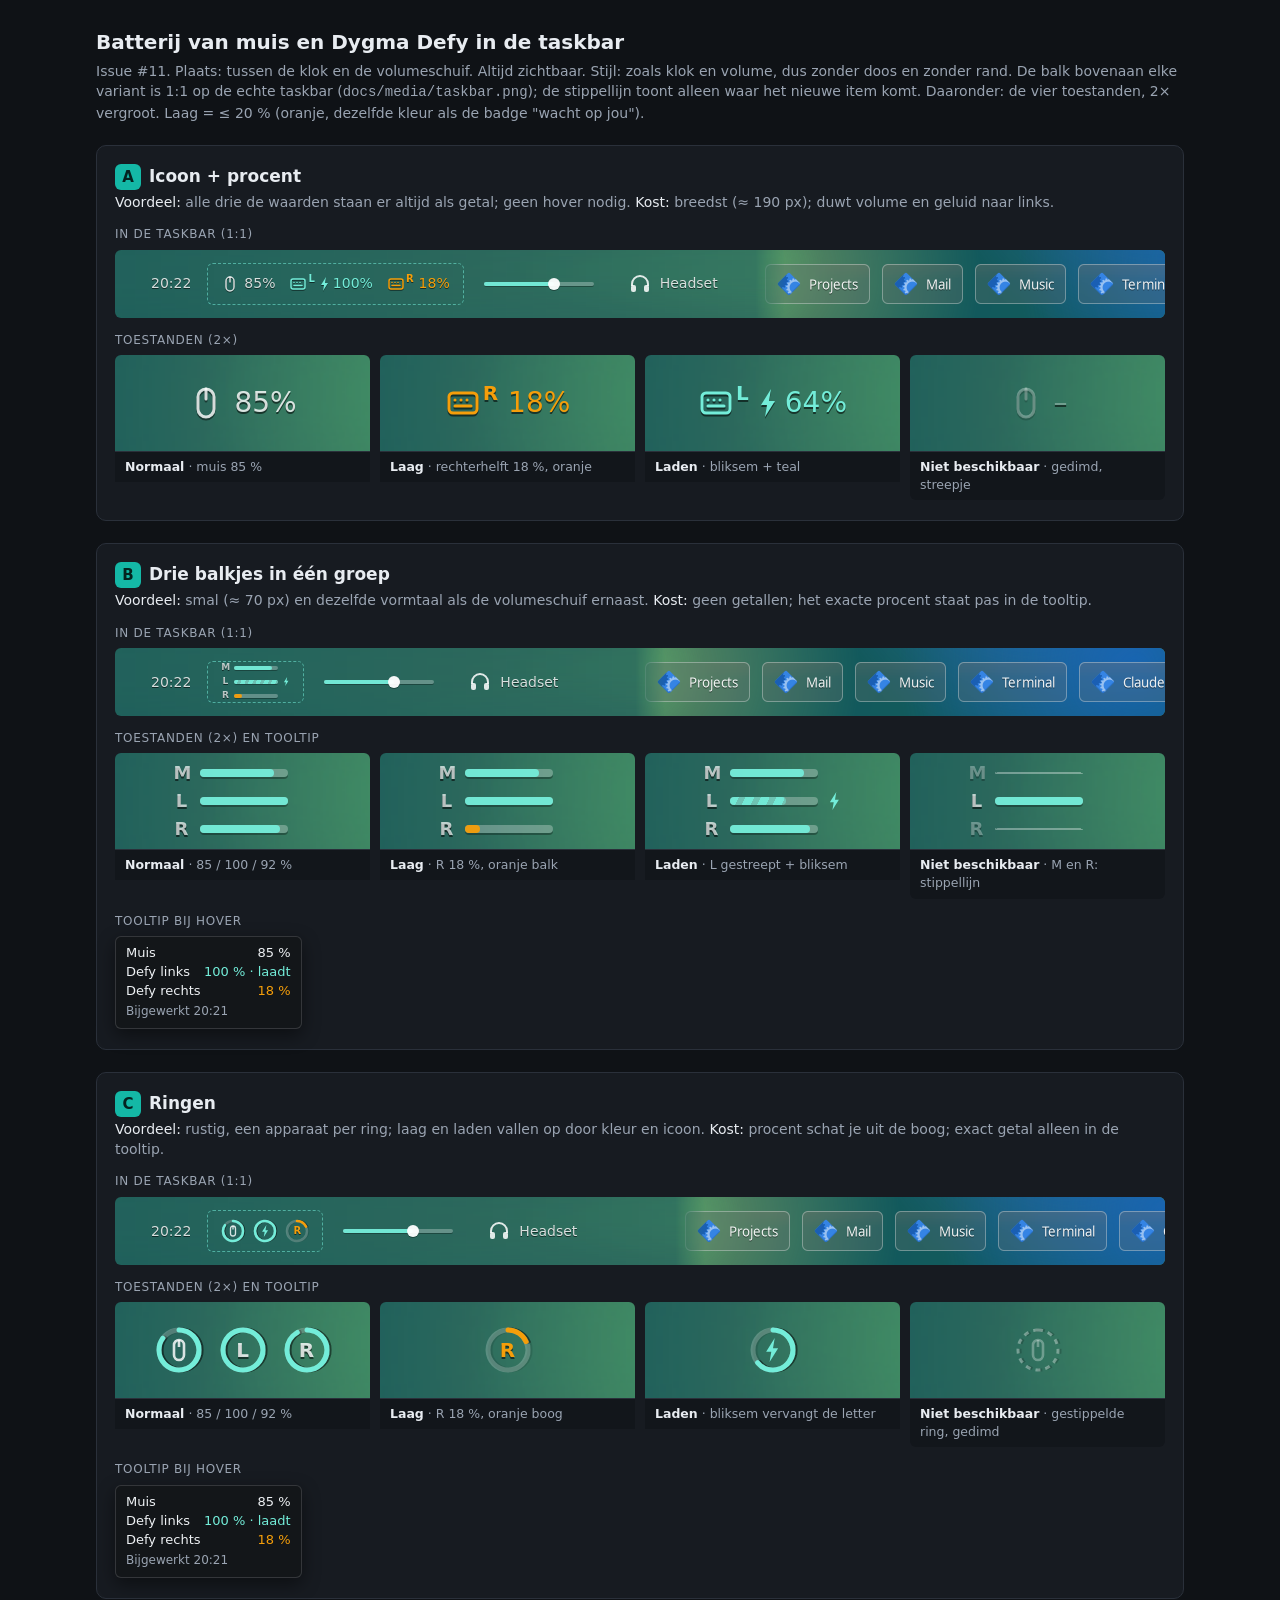
<file: docs/mockups/battery/index.html>
<!doctype html>
<html lang="nl">
<head>
<meta charset="utf-8">
<meta name="viewport" content="width=device-width, initial-scale=1">
<title>Batterij in taskbar</title>
<!-- Mockups for issue #11: battery of the mouse and the Dygma Defy halves in the sdesk taskbar.
     Base: docs/media/taskbar.png (the real bar). The head items (clock, battery, volume, sound) are "plain":
     no box, no border, white text at 0.82 with a 1px dark shadow, like _paint_plain in sdesk/taskbar.py. -->
<style>
  :root {
    --page: #0f1216;
    --card: #171b21;
    --line: #2a303a;
    --ink: #e8ecf1;
    --muted: #9aa4b2;
    --text: rgba(255,255,255,0.82);          /* plain head item text: 0.82 */
    --shadow: 0 1px 0 rgba(0,0,0,0.55);      /* the 1 px soft shadow */
    --accent: rgb(20,184,166);               /* ACCENT (0.08, 0.72, 0.65) */
    --edge: rgb(115,237,217);                /* ACCENT_EDGE (0.45, 0.93, 0.85) */
    --low: rgb(245,158,10);                  /* DOT_COLORS waiting (0.96, 0.62, 0.04) */
    --track: rgba(255,255,255,0.28);         /* slider track */
    --off: rgba(255,255,255,0.30);
  }
  * { box-sizing: border-box; }
  body { margin: 0; background: var(--page); color: var(--ink); font: 14px/1.45 "Noto Sans", "DejaVu Sans", sans-serif; }
  main { max-width: 1120px; margin: 0 auto; padding: 28px 16px 40px; }
  h1 { font-size: 20px; margin: 0 0 4px; }
  .lead { color: var(--muted); margin: 0 0 22px; }
  .variant { background: var(--card); border: 1px solid var(--line); border-radius: 10px; padding: 18px 18px 20px; margin-bottom: 22px; }
  .variant h2 { font-size: 17px; margin: 0 0 2px; }
  .variant h2 b { display: inline-block; width: 26px; height: 26px; line-height: 26px; text-align: center; border-radius: 6px; background: var(--accent); color: #04231f; margin-right: 8px; font-size: 15px; }
  .pc { color: var(--muted); margin: 0 0 14px; }
  .pc span { color: var(--ink); }
  .label { font-size: 12px; text-transform: uppercase; letter-spacing: .06em; color: var(--muted); margin: 14px 0 6px; }

  /* ---------- the bar, 1:1 --------------------------------------------------------- */
  .bar { position: relative; height: 68px; border-radius: 6px; overflow: hidden; width: 100%; }
  .bar .wall { position: absolute; inset: 0 auto 0 0; width: 100%;
               background: url(../../media/taskbar.png) 0 -20px / 2400% 88px no-repeat; }      /* x 0..79 of the shot, stretched */
  .bar .shot { position: absolute; top: 0; bottom: 0; right: 0; background: url(../../media/taskbar.png) -168px -20px no-repeat;
               -webkit-mask-image: linear-gradient(90deg, transparent 0, #000 30px); mask-image: linear-gradient(90deg, transparent 0, #000 30px); }
  .heads { position: absolute; top: 15px; height: 38px; left: 24px; display: flex; align-items: center; }
  .slot { height: 38px; display: flex; align-items: center; padding: 0 18px; color: var(--text); text-shadow: var(--shadow); white-space: nowrap; }
  .slot.clock { padding: 0 12px; }

  /* volume slider: 130 px, track 4 px, knob r 6 */
  .vol { width: 142px; padding: 0 16px; position: relative; height: 38px; }
  .vol .t { position: absolute; left: 16px; right: 16px; top: 17px; height: 4px; border-radius: 2px; background: var(--track); box-shadow: 0 1px 0 rgba(0,0,0,.3); }
  .vol .f { position: absolute; left: 16px; width: 70px; top: 17px; height: 4px; border-radius: 2px; background: var(--edge); opacity: .95; }
  .vol .k { position: absolute; left: 80px; top: 13px; width: 12px; height: 12px; border-radius: 50%; background: rgba(255,255,255,.95); box-shadow: 0 1px 0 rgba(0,0,0,.35); }
  .sound svg { width: 24px; height: 24px; margin-right: 8px; }

  /* the new item gets a faint marker in the context bar so Arne sees where it goes */
  .new { position: relative; }
  .new::after { content: ""; position: absolute; inset: -2px 4px; border: 1px dashed rgba(115,237,217,.55); border-radius: 6px; pointer-events: none; }

  /* ---------- zoomed state grid -------------------------------------------------------- */
  .states { display: grid; grid-template-columns: repeat(4, minmax(0, 1fr)); gap: 10px; }
  .state { border-radius: 6px; overflow: hidden; position: relative; }
  .state .wall { height: 96px; background: url(../../media/taskbar.png) 0 -44px / 2400% 200% no-repeat; display: flex; align-items: center; justify-content: center; }
  .state .z { zoom: 2; }
  .state .cap { font-size: 12.5px; padding: 6px 10px; background: #12161b; color: var(--muted); border-top: 1px solid var(--line); }
  .state .cap b { color: var(--ink); font-weight: 600; }
  @media (max-width: 760px) { .states { grid-template-columns: repeat(2, minmax(0, 1fr)); } }

  /* tooltip, like a GTK tooltip on the dark theme */
  .tipwrap { display: flex; gap: 16px; align-items: flex-start; flex-wrap: wrap; }
  .tip { background: rgba(20,22,26,.96); border: 1px solid rgba(255,255,255,.14); border-radius: 6px; padding: 7px 10px; font-size: 13px; color: #eef1f4; box-shadow: 0 6px 18px rgba(0,0,0,.45); }
  .tip div { display: flex; gap: 14px; justify-content: space-between; }
  .tip .muted { color: #9aa4b2; }
  .tip .lo { color: var(--low); }
  .tip .ch { color: var(--edge); }

  /* ---------- device glyphs ------------------------------------------------------------ */
  svg.ic { width: 18px; height: 18px; flex: none; }
  svg.ic * { vector-effect: non-scaling-stroke; }
  .ic-st { fill: none; stroke: currentColor; stroke-width: 1.5; stroke-linecap: round; stroke-linejoin: round; }

  /* ---------- A: icon + percentage ---------------------------------------------------- */
  .a { display: flex; align-items: center; gap: 14px; }
  .a .dev { display: flex; align-items: center; gap: 5px; color: var(--text); text-shadow: var(--shadow); font-variant-numeric: tabular-nums; }
  .a .dev svg { filter: drop-shadow(0 1px 0 rgba(0,0,0,.55)); }
  .a .dev .lr { font-size: 10px; font-weight: 700; margin-left: -4px; align-self: flex-end; margin-bottom: 9px; }
  .a .dev.low { color: var(--low); }
  .a .dev.chg { color: var(--edge); }
  .a .dev.off { color: var(--off); }
  .a .bolt { width: 10px; height: 14px; margin-right: -2px; }

  /* ---------- B: three thin bars, stacked ----------------------------------------------- */
  .b { display: grid; grid-template-columns: auto 44px auto; column-gap: 5px; row-gap: 5px; align-items: center; }
  .b .k { font-size: 9px; font-weight: 700; line-height: 1; color: rgba(255,255,255,.7); text-shadow: var(--shadow); width: 8px; text-align: center; }
  .b .t { position: relative; height: 4px; border-radius: 2px; background: var(--track); box-shadow: 0 1px 0 rgba(0,0,0,.3); }
  .b .t i { position: absolute; left: 0; top: 0; bottom: 0; border-radius: 2px; background: var(--edge); opacity: .95; }
  .b .t.low i { background: var(--low); }
  .b .t.off { background: none; box-shadow: none; border-top: 1px dashed rgba(255,255,255,.35); height: 0; }
  .b .t.chg i { background: repeating-linear-gradient(115deg, var(--edge) 0 4px, rgba(115,237,217,.55) 4px 7px); }
  .b .e { width: 7px; height: 9px; display: flex; align-items: center; }
  .b .e svg { width: 7px; height: 9px; }

  /* ---------- C: rings ------------------------------------------------------------------ */
  .c { display: flex; align-items: center; gap: 8px; }
  .c .ring { position: relative; width: 24px; height: 24px; color: var(--text); }
  .c .ring svg.r { position: absolute; inset: 0; width: 24px; height: 24px; transform: rotate(-90deg); filter: drop-shadow(0 1px 0 rgba(0,0,0,.5)); }
  .c .ring .g { position: absolute; inset: 0; display: flex; align-items: center; justify-content: center; font-size: 10px; font-weight: 700; text-shadow: var(--shadow); }
  .c .ring .g svg { width: 12px; height: 12px; }
  .c .ring.low { color: var(--low); }
  .c .ring.chg { color: var(--edge); }
  .c .ring.off { color: var(--off); }
</style>
</head>
<body>
<main>
  <h1>Batterij van muis en Dygma Defy in de taskbar</h1>
  <p class="lead">Issue #11. Plaats: tussen de klok en de volumeschuif. Altijd zichtbaar. Stijl: zoals klok en volume, dus zonder doos en zonder rand.
  De balk bovenaan elke variant is 1:1 op de echte taskbar (<code>docs/media/taskbar.png</code>); de stippellijn toont alleen waar het nieuwe item komt.
  Daaronder: de vier toestanden, 2× vergroot. Laag = ≤ 20 % (oranje, dezelfde kleur als de badge "wacht op jou").</p>

  <!-- ============================== A ============================== -->
  <section class="variant" id="a">
    <h2><b>A</b>Icoon + procent</h2>
    <p class="pc"><span>Voordeel:</span> alle drie de waarden staan er altijd als getal; geen hover nodig. <span>Kost:</span> breedst (≈ 190 px); duwt volume en geluid naar links.</p>
    <div class="label">In de taskbar (1:1)</div>
    <div class="bar">
      <div class="wall"></div>
      <div class="shot" style="left:640px"></div>
      <div class="heads">
        <div class="slot clock">20:22</div>
        <div class="slot new">
          <div class="a">
            <span class="dev"><svg class="ic" viewBox="0 0 18 18"><rect class="ic-st" x="5" y="2" width="8" height="14" rx="4"/><path class="ic-st" d="M9 2v5"/></svg>85%</span>
            <span class="dev chg"><svg class="ic" viewBox="0 0 18 18"><rect class="ic-st" x="2" y="4" width="14" height="10" rx="2"/><path class="ic-st" d="M5 7.5h.01M8 7.5h.01M11 7.5h.01M5 10.5h8"/></svg><span class="lr">L</span><svg class="bolt" viewBox="0 0 10 14"><path d="M6 0 1 8h3l-1 6 5-8H5z" fill="currentColor"/></svg>100%</span>
            <span class="dev low"><svg class="ic" viewBox="0 0 18 18"><rect class="ic-st" x="2" y="4" width="14" height="10" rx="2"/><path class="ic-st" d="M5 7.5h.01M8 7.5h.01M11 7.5h.01M5 10.5h8"/></svg><span class="lr">R</span>18%</span>
          </div>
        </div>
        <div class="vol"><div class="t"></div><div class="f"></div><div class="k"></div></div>
        <div class="slot sound"><svg viewBox="0 0 24 24"><path d="M4 14v-2a8 8 0 0 1 16 0v2" fill="none" stroke="rgba(255,255,255,.85)" stroke-width="2"/><rect x="3" y="13" width="5" height="7" rx="2" fill="rgba(255,255,255,.85)"/><rect x="16" y="13" width="5" height="7" rx="2" fill="rgba(255,255,255,.85)"/></svg>Headset</div>
      </div>
    </div>
    <div class="label">Toestanden (2×)</div>
    <div class="states">
      <div class="state"><div class="wall"><div class="z a">
        <span class="dev"><svg class="ic" viewBox="0 0 18 18"><rect class="ic-st" x="5" y="2" width="8" height="14" rx="4"/><path class="ic-st" d="M9 2v5"/></svg>85%</span>
      </div></div><div class="cap"><b>Normaal</b> · muis 85 %</div></div>
      <div class="state"><div class="wall"><div class="z a">
        <span class="dev low"><svg class="ic" viewBox="0 0 18 18"><rect class="ic-st" x="2" y="4" width="14" height="10" rx="2"/><path class="ic-st" d="M5 7.5h.01M8 7.5h.01M11 7.5h.01M5 10.5h8"/></svg><span class="lr">R</span>18%</span>
      </div></div><div class="cap"><b>Laag</b> · rechterhelft 18 %, oranje</div></div>
      <div class="state"><div class="wall"><div class="z a">
        <span class="dev chg"><svg class="ic" viewBox="0 0 18 18"><rect class="ic-st" x="2" y="4" width="14" height="10" rx="2"/><path class="ic-st" d="M5 7.5h.01M8 7.5h.01M11 7.5h.01M5 10.5h8"/></svg><span class="lr">L</span><svg class="bolt" viewBox="0 0 10 14"><path d="M6 0 1 8h3l-1 6 5-8H5z" fill="currentColor"/></svg>64%</span>
      </div></div><div class="cap"><b>Laden</b> · bliksem + teal</div></div>
      <div class="state"><div class="wall"><div class="z a">
        <span class="dev off"><svg class="ic" viewBox="0 0 18 18"><rect class="ic-st" x="5" y="2" width="8" height="14" rx="4"/><path class="ic-st" d="M9 2v5"/></svg>–</span>
      </div></div><div class="cap"><b>Niet beschikbaar</b> · gedimd, streepje</div></div>
    </div>
  </section>

  <!-- ============================== B ============================== -->
  <section class="variant" id="b">
    <h2><b>B</b>Drie balkjes in één groep</h2>
    <p class="pc"><span>Voordeel:</span> smal (≈ 70 px) en dezelfde vormtaal als de volumeschuif ernaast. <span>Kost:</span> geen getallen; het exacte procent staat pas in de tooltip.</p>
    <div class="label">In de taskbar (1:1)</div>
    <div class="bar">
      <div class="wall"></div>
      <div class="shot" style="left:520px"></div>
      <div class="heads">
        <div class="slot clock">20:22</div>
        <div class="slot new">
          <div class="b">
            <span class="k">M</span><span class="t"><i style="width:85%"></i></span><span class="e"></span>
            <span class="k">L</span><span class="t chg"><i style="width:100%"></i></span><span class="e"><svg viewBox="0 0 10 14"><path d="M6 0 1 8h3l-1 6 5-8H5z" fill="rgb(115,237,217)"/></svg></span>
            <span class="k">R</span><span class="t low"><i style="width:18%"></i></span><span class="e"></span>
          </div>
        </div>
        <div class="vol"><div class="t"></div><div class="f"></div><div class="k"></div></div>
        <div class="slot sound"><svg viewBox="0 0 24 24"><path d="M4 14v-2a8 8 0 0 1 16 0v2" fill="none" stroke="rgba(255,255,255,.85)" stroke-width="2"/><rect x="3" y="13" width="5" height="7" rx="2" fill="rgba(255,255,255,.85)"/><rect x="16" y="13" width="5" height="7" rx="2" fill="rgba(255,255,255,.85)"/></svg>Headset</div>
      </div>
    </div>
    <div class="label">Toestanden (2×) en tooltip</div>
    <div class="states">
      <div class="state"><div class="wall"><div class="z b">
        <span class="k">M</span><span class="t"><i style="width:85%"></i></span><span class="e"></span>
        <span class="k">L</span><span class="t"><i style="width:100%"></i></span><span class="e"></span>
        <span class="k">R</span><span class="t"><i style="width:92%"></i></span><span class="e"></span>
      </div></div><div class="cap"><b>Normaal</b> · 85 / 100 / 92 %</div></div>
      <div class="state"><div class="wall"><div class="z b">
        <span class="k">M</span><span class="t"><i style="width:85%"></i></span><span class="e"></span>
        <span class="k">L</span><span class="t"><i style="width:100%"></i></span><span class="e"></span>
        <span class="k">R</span><span class="t low"><i style="width:18%"></i></span><span class="e"></span>
      </div></div><div class="cap"><b>Laag</b> · R 18 %, oranje balk</div></div>
      <div class="state"><div class="wall"><div class="z b">
        <span class="k">M</span><span class="t"><i style="width:85%"></i></span><span class="e"></span>
        <span class="k">L</span><span class="t chg"><i style="width:64%"></i></span><span class="e"><svg viewBox="0 0 10 14"><path d="M6 0 1 8h3l-1 6 5-8H5z" fill="rgb(115,237,217)"/></svg></span>
        <span class="k">R</span><span class="t"><i style="width:92%"></i></span><span class="e"></span>
      </div></div><div class="cap"><b>Laden</b> · L gestreept + bliksem</div></div>
      <div class="state"><div class="wall"><div class="z b">
        <span class="k" style="opacity:.45">M</span><span class="t off"></span><span class="e"></span>
        <span class="k">L</span><span class="t"><i style="width:100%"></i></span><span class="e"></span>
        <span class="k" style="opacity:.45">R</span><span class="t off"></span><span class="e"></span>
      </div></div><div class="cap"><b>Niet beschikbaar</b> · M en R: stippellijn</div></div>
    </div>
    <div class="label">Tooltip bij hover</div>
    <div class="tipwrap"><div class="tip">
      <div><span>Muis</span><span>85 %</span></div>
      <div><span>Defy links</span><span class="ch">100 % · laadt</span></div>
      <div><span>Defy rechts</span><span class="lo">18 %</span></div>
      <div class="muted" style="font-size:12px;margin-top:3px">Bijgewerkt 20:21</div>
    </div></div>
  </section>

  <!-- ============================== C ============================== -->
  <section class="variant" id="c">
    <h2><b>C</b>Ringen</h2>
    <p class="pc"><span>Voordeel:</span> rustig, een apparaat per ring; laag en laden vallen op door kleur en icoon. <span>Kost:</span> procent schat je uit de boog; exact getal alleen in de tooltip.</p>
    <div class="label">In de taskbar (1:1)</div>
    <div class="bar">
      <div class="wall"></div>
      <div class="shot" style="left:560px"></div>
      <div class="heads">
        <div class="slot clock">20:22</div>
        <div class="slot new">
          <div class="c">
            <span class="ring"><svg class="r" viewBox="0 0 24 24"><circle cx="12" cy="12" r="10" fill="none" stroke="rgba(255,255,255,.22)" stroke-width="2.5"/><circle cx="12" cy="12" r="10" fill="none" stroke="rgb(115,237,217)" stroke-width="2.5" stroke-linecap="round" pathLength="100" stroke-dasharray="85 100"/></svg><span class="g"><svg viewBox="0 0 12 12"><rect x="3.5" y="1" width="5" height="10" rx="2.5" fill="none" stroke="currentColor" stroke-width="1.3"/><path d="M6 1v3.5" stroke="currentColor" stroke-width="1.3"/></svg></span></span>
            <span class="ring chg"><svg class="r" viewBox="0 0 24 24"><circle cx="12" cy="12" r="10" fill="none" stroke="rgba(255,255,255,.22)" stroke-width="2.5"/><circle cx="12" cy="12" r="10" fill="none" stroke="rgb(115,237,217)" stroke-width="2.5" stroke-linecap="round" pathLength="100" stroke-dasharray="100 100"/></svg><span class="g"><svg viewBox="0 0 10 14" style="width:9px;height:12px"><path d="M6 0 1 8h3l-1 6 5-8H5z" fill="currentColor"/></svg></span></span>
            <span class="ring low"><svg class="r" viewBox="0 0 24 24"><circle cx="12" cy="12" r="10" fill="none" stroke="rgba(255,255,255,.22)" stroke-width="2.5"/><circle cx="12" cy="12" r="10" fill="none" stroke="rgb(245,158,10)" stroke-width="2.5" stroke-linecap="round" pathLength="100" stroke-dasharray="18 100"/></svg><span class="g">R</span></span>
          </div>
        </div>
        <div class="vol"><div class="t"></div><div class="f"></div><div class="k"></div></div>
        <div class="slot sound"><svg viewBox="0 0 24 24"><path d="M4 14v-2a8 8 0 0 1 16 0v2" fill="none" stroke="rgba(255,255,255,.85)" stroke-width="2"/><rect x="3" y="13" width="5" height="7" rx="2" fill="rgba(255,255,255,.85)"/><rect x="16" y="13" width="5" height="7" rx="2" fill="rgba(255,255,255,.85)"/></svg>Headset</div>
      </div>
    </div>
    <div class="label">Toestanden (2×) en tooltip</div>
    <div class="states">
      <div class="state"><div class="wall"><div class="z c">
        <span class="ring"><svg class="r" viewBox="0 0 24 24"><circle cx="12" cy="12" r="10" fill="none" stroke="rgba(255,255,255,.22)" stroke-width="2.5"/><circle cx="12" cy="12" r="10" fill="none" stroke="rgb(115,237,217)" stroke-width="2.5" stroke-linecap="round" pathLength="100" stroke-dasharray="85 100"/></svg><span class="g"><svg viewBox="0 0 12 12"><rect x="3.5" y="1" width="5" height="10" rx="2.5" fill="none" stroke="currentColor" stroke-width="1.3"/><path d="M6 1v3.5" stroke="currentColor" stroke-width="1.3"/></svg></span></span>
        <span class="ring"><svg class="r" viewBox="0 0 24 24"><circle cx="12" cy="12" r="10" fill="none" stroke="rgba(255,255,255,.22)" stroke-width="2.5"/><circle cx="12" cy="12" r="10" fill="none" stroke="rgb(115,237,217)" stroke-width="2.5" stroke-linecap="round" pathLength="100" stroke-dasharray="100 100"/></svg><span class="g">L</span></span>
        <span class="ring"><svg class="r" viewBox="0 0 24 24"><circle cx="12" cy="12" r="10" fill="none" stroke="rgba(255,255,255,.22)" stroke-width="2.5"/><circle cx="12" cy="12" r="10" fill="none" stroke="rgb(115,237,217)" stroke-width="2.5" stroke-linecap="round" pathLength="100" stroke-dasharray="92 100"/></svg><span class="g">R</span></span>
      </div></div><div class="cap"><b>Normaal</b> · 85 / 100 / 92 %</div></div>
      <div class="state"><div class="wall"><div class="z c">
        <span class="ring low"><svg class="r" viewBox="0 0 24 24"><circle cx="12" cy="12" r="10" fill="none" stroke="rgba(255,255,255,.22)" stroke-width="2.5"/><circle cx="12" cy="12" r="10" fill="none" stroke="rgb(245,158,10)" stroke-width="2.5" stroke-linecap="round" pathLength="100" stroke-dasharray="18 100"/></svg><span class="g">R</span></span>
      </div></div><div class="cap"><b>Laag</b> · R 18 %, oranje boog</div></div>
      <div class="state"><div class="wall"><div class="z c">
        <span class="ring chg"><svg class="r" viewBox="0 0 24 24"><circle cx="12" cy="12" r="10" fill="none" stroke="rgba(255,255,255,.22)" stroke-width="2.5"/><circle cx="12" cy="12" r="10" fill="none" stroke="rgb(115,237,217)" stroke-width="2.5" stroke-linecap="round" pathLength="100" stroke-dasharray="64 100"/></svg><span class="g"><svg viewBox="0 0 10 14" style="width:9px;height:12px"><path d="M6 0 1 8h3l-1 6 5-8H5z" fill="currentColor"/></svg></span></span>
      </div></div><div class="cap"><b>Laden</b> · bliksem vervangt de letter</div></div>
      <div class="state"><div class="wall"><div class="z c">
        <span class="ring off"><svg class="r" viewBox="0 0 24 24"><circle cx="12" cy="12" r="10" fill="none" stroke="rgba(255,255,255,.35)" stroke-width="1.5" stroke-dasharray="2.5 2.5"/></svg><span class="g"><svg viewBox="0 0 12 12"><rect x="3.5" y="1" width="5" height="10" rx="2.5" fill="none" stroke="currentColor" stroke-width="1.3"/><path d="M6 1v3.5" stroke="currentColor" stroke-width="1.3"/></svg></span></span>
      </div></div><div class="cap"><b>Niet beschikbaar</b> · gestippelde ring, gedimd</div></div>
    </div>
    <div class="label">Tooltip bij hover</div>
    <div class="tipwrap"><div class="tip">
      <div><span>Muis</span><span>85 %</span></div>
      <div><span>Defy links</span><span class="ch">100 % · laadt</span></div>
      <div><span>Defy rechts</span><span class="lo">18 %</span></div>
      <div class="muted" style="font-size:12px;margin-top:3px">Bijgewerkt 20:21</div>
    </div></div>
  </section>
</main>
<script>
  // ?only=a|b|c shows one variant (used for the per-variant PNG export)
  var only = new URLSearchParams(location.search).get("only");
  if (only) document.querySelectorAll(".variant").forEach(function (s) { if (s.id !== only) s.remove(); });
  if (only) document.querySelectorAll("h1, .lead").forEach(function (n) { n.remove(); });
</script>
</body>
</html>
</file>
